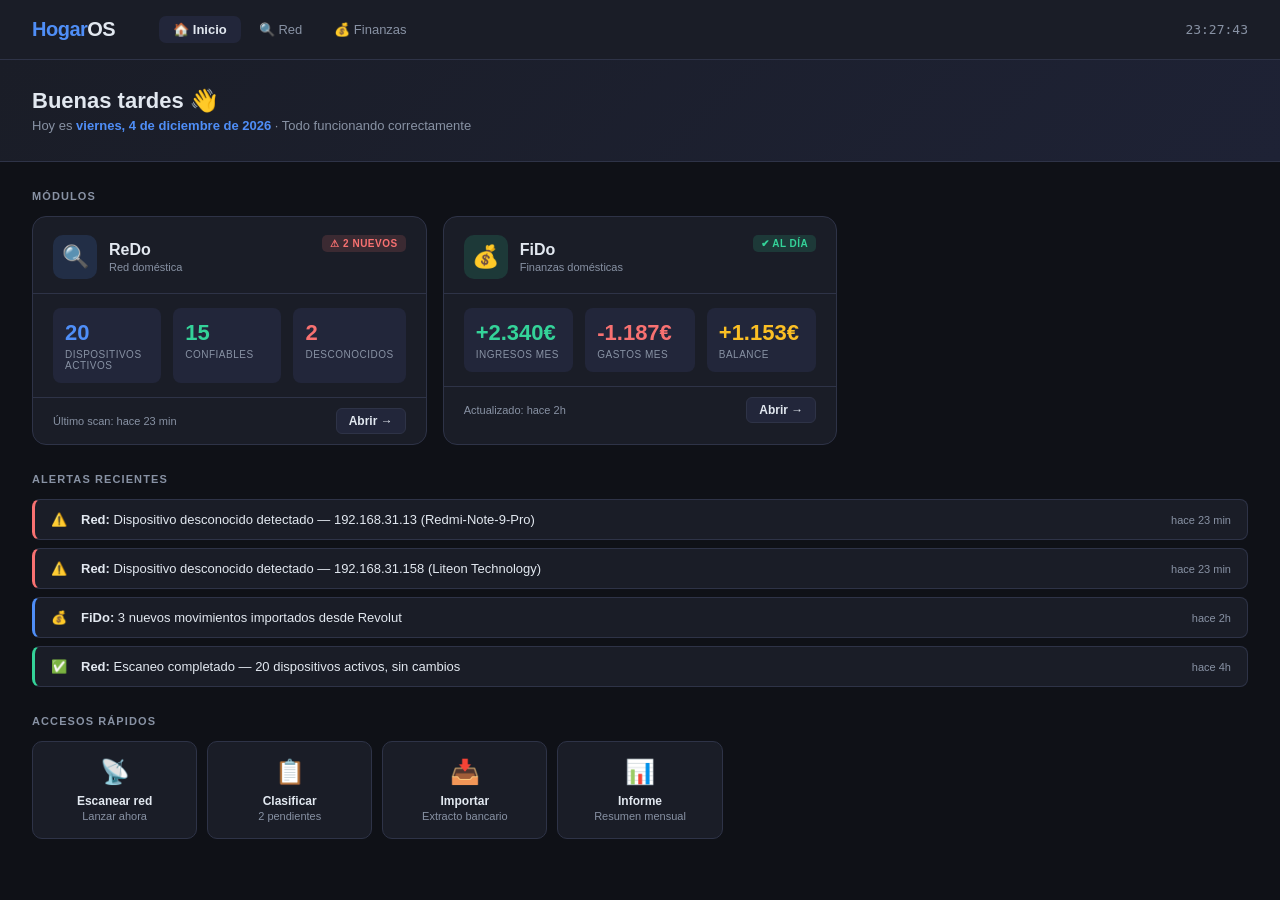
<file: index.html>
<!DOCTYPE html>
<html lang="es">
<head>
<meta charset="UTF-8">
<meta name="viewport" content="width=device-width, initial-scale=1.0">
<title>HogarOS — Portal</title>
<style>
  :root {
    --fondo: #0f1117;
    --superficie: #1a1d27;
    --superficie2: #22263a;
    --borde: #2e3347;
    --texto: #e2e8f0;
    --textotenue: #8892a4;
    --azul: #4f8ef7;
    --verde: #34d399;
    --amarillo: #fbbf24;
    --rojo: #f87171;
    --morado: #a78bfa;
    --naranja: #fb923c;
  }
  * { box-sizing: border-box; margin: 0; padding: 0; }
  body { background: var(--fondo); color: var(--texto); font-family: -apple-system, BlinkMacSystemFont, 'Segoe UI', sans-serif; font-size: 14px; min-height: 100vh; }


  /* Cabecera */
  header {
    background: var(--superficie);
    border-bottom: 1px solid var(--borde);
    padding: 0 32px;
    height: 60px;
    display: flex;
    align-items: center;
    gap: 20px;
  }
  .logo { font-size: 20px; font-weight: 800; color: var(--azul); letter-spacing: -0.5px; }
  .logo span { color: var(--texto); }
  .nav { display: flex; gap: 4px; margin-left: 24px; }
  .nav-item {
    padding: 6px 14px;
    border-radius: 7px;
    font-size: 13px;
    cursor: pointer;
    color: var(--textotenue);
    transition: all .15s;
  }
  .nav-item:hover { background: var(--superficie2); color: var(--texto); }
  .nav-item.activo { background: var(--superficie2); color: var(--texto); font-weight: 600; }
  .espaciador { flex: 1; }
  .hora { font-size: 13px; color: var(--textotenue); font-family: monospace; }

  /* Bienvenida */
  .bienvenida {
    background: linear-gradient(135deg, #1a1d27 0%, #1e2235 100%);
    border-bottom: 1px solid var(--borde);
    padding: 28px 32px;
  }
  .bienvenida h1 { font-size: 22px; font-weight: 700; margin-bottom: 4px; }
  .bienvenida p { color: var(--textotenue); font-size: 13px; }
  .fecha { color: var(--azul); font-weight: 600; }

  /* Main */
  main { padding: 28px 32px; max-width: 1300px; }

  /* Sección */
  .titulo-seccion {
    font-size: 11px;
    font-weight: 700;
    color: var(--textotenue);
    text-transform: uppercase;
    letter-spacing: .1em;
    margin-bottom: 14px;
    margin-top: 28px;
  }
  .titulo-seccion:first-child { margin-top: 0; }

  /* Módulos principales */
  .cuadricula-modulos { display: grid; grid-template-columns: repeat(auto-fill, minmax(340px, 1fr)); gap: 16px; }

  .modulo {
    background: var(--superficie);
    border: 1px solid var(--borde);
    border-radius: 14px;
    overflow: hidden;
    cursor: pointer;
    transition: transform .15s, border-color .15s, box-shadow .15s;
  }
  .modulo:hover { transform: translateY(-2px); box-shadow: 0 8px 24px rgba(0,0,0,.3); }
  .modulo.red:hover { border-color: var(--azul); }
  .modulo.finanzas:hover { border-color: var(--verde); }

  .modulo-cabecera {
    padding: 18px 20px 14px;
    display: flex;
    align-items: flex-start;
    justify-content: space-between;
    border-bottom: 1px solid var(--borde);
  }
  .modulo-icono-nombre { display: flex; align-items: center; gap: 12px; }
  .modulo-icono {
    width: 44px; height: 44px;
    border-radius: 10px;
    display: flex; align-items: center; justify-content: center;
    font-size: 22px;
  }
  .icono-red { background: rgba(79,142,247,.15); }
  .icono-finanzas { background: rgba(52,211,153,.15); }

  .modulo-titulo { font-size: 16px; font-weight: 700; }
  .modulo-subtitulo { font-size: 11px; color: var(--textotenue); margin-top: 2px; }
  .estado-badge {
    font-size: 10px; font-weight: 700;
    padding: 3px 8px; border-radius: 5px;
    text-transform: uppercase; letter-spacing: .05em;
  }
  .badge-activo { background: rgba(52,211,153,.15); color: var(--verde); }
  .badge-alerta { background: rgba(248,113,113,.15); color: var(--rojo); }

  /* Widgets del módulo */
  .modulo-widgets { padding: 14px 20px; display: flex; gap: 12px; }
  .widget { flex: 1; background: var(--superficie2); border-radius: 8px; padding: 12px; }
  .widget-valor { font-size: 22px; font-weight: 700; }
  .widget-etiqueta { font-size: 10px; color: var(--textotenue); margin-top: 3px; text-transform: uppercase; letter-spacing: .05em; }

  .modulo-footer {
    padding: 10px 20px;
    border-top: 1px solid var(--borde);
    display: flex;
    align-items: center;
    justify-content: space-between;
    font-size: 11px;
    color: var(--textotenue);
  }
  .btn-abrir {
    background: var(--superficie2);
    border: 1px solid var(--borde);
    color: var(--texto);
    border-radius: 6px;
    padding: 5px 12px;
    font-size: 12px;
    font-weight: 600;
    cursor: pointer;
    transition: background .15s;
  }
  .btn-abrir:hover { background: var(--borde); }

  /* Alertas recientes */
  .lista-alertas { display: flex; flex-direction: column; gap: 8px; }
  .alerta-item {
    background: var(--superficie);
    border: 1px solid var(--borde);
    border-radius: 8px;
    padding: 12px 16px;
    display: flex;
    align-items: center;
    gap: 14px;
    font-size: 13px;
  }
  .alerta-item.critica { border-left: 3px solid var(--rojo); }
  .alerta-item.info { border-left: 3px solid var(--azul); }
  .alerta-item.ok { border-left: 3px solid var(--verde); }
  .alerta-texto { flex: 1; }
  .alerta-tiempo { font-size: 11px; color: var(--textotenue); white-space: nowrap; }

  /* Accesos rápidos */
  .cuadricula-accesos { display: grid; grid-template-columns: repeat(auto-fill, minmax(160px, 1fr)); gap: 10px; }
  .acceso {
    background: var(--superficie);
    border: 1px solid var(--borde);
    border-radius: 10px;
    padding: 16px;
    cursor: pointer;
    transition: background .15s, border-color .15s;
    text-align: center;
  }
  .acceso:hover { background: var(--superficie2); border-color: var(--azul); }
  .acceso-icono { font-size: 24px; margin-bottom: 8px; }
  .acceso-nombre { font-size: 12px; font-weight: 600; }
  .acceso-desc { font-size: 11px; color: var(--textotenue); margin-top: 2px; }
</style>
</head>
<body>

<header>
  <div class="logo">Hogar<span>OS</span></div>
  <nav class="nav">
    <div class="nav-item activo">🏠 Inicio</div>
    <div class="nav-item">🔍 Red</div>
    <div class="nav-item">💰 Finanzas</div>
  </nav>
  <div class="espaciador"></div>
  <div class="hora" id="reloj">—</div>
</header>

<div class="bienvenida">
  <h1>Buenas tardes 👋</h1>
  <p>Hoy es <span class="fecha" id="fecha-hoy">—</span> · Todo funcionando correctamente</p>
</div>

<main>
  <div class="titulo-seccion">Módulos</div>
  <div class="cuadricula-modulos">

    <!-- ReDo -->
    <div class="modulo red">
      <div class="modulo-cabecera">
        <div class="modulo-icono-nombre">
          <div class="modulo-icono icono-red">🔍</div>
          <div>
            <div class="modulo-titulo">ReDo</div>
            <div class="modulo-subtitulo">Red doméstica</div>
          </div>
        </div>
        <span class="estado-badge badge-alerta">⚠ 2 nuevos</span>
      </div>
      <div class="modulo-widgets">
        <div class="widget">
          <div class="widget-valor" style="color:var(--azul)">20</div>
          <div class="widget-etiqueta">Dispositivos activos</div>
        </div>
        <div class="widget">
          <div class="widget-valor" style="color:var(--verde)">15</div>
          <div class="widget-etiqueta">Confiables</div>
        </div>
        <div class="widget">
          <div class="widget-valor" style="color:var(--rojo)">2</div>
          <div class="widget-etiqueta">Desconocidos</div>
        </div>
      </div>
      <div class="modulo-footer">
        <span>Último scan: hace 23 min</span>
        <button class="btn-abrir">Abrir →</button>
      </div>
    </div>

    <!-- FiDo -->
    <div class="modulo finanzas">
      <div class="modulo-cabecera">
        <div class="modulo-icono-nombre">
          <div class="modulo-icono icono-finanzas">💰</div>
          <div>
            <div class="modulo-titulo">FiDo</div>
            <div class="modulo-subtitulo">Finanzas domésticas</div>
          </div>
        </div>
        <span class="estado-badge badge-activo">✔ Al día</span>
      </div>
      <div class="modulo-widgets">
        <div class="widget">
          <div class="widget-valor" style="color:var(--verde)">+2.340€</div>
          <div class="widget-etiqueta">Ingresos mes</div>
        </div>
        <div class="widget">
          <div class="widget-valor" style="color:var(--rojo)">-1.187€</div>
          <div class="widget-etiqueta">Gastos mes</div>
        </div>
        <div class="widget">
          <div class="widget-valor" style="color:var(--amarillo)">+1.153€</div>
          <div class="widget-etiqueta">Balance</div>
        </div>
      </div>
      <div class="modulo-footer">
        <span>Actualizado: hace 2h</span>
        <button class="btn-abrir">Abrir →</button>
      </div>
    </div>

  </div>

  <div class="titulo-seccion">Alertas recientes</div>
  <div class="lista-alertas">
    <div class="alerta-item critica">
      <span>⚠️</span>
      <div class="alerta-texto"><strong>Red:</strong> Dispositivo desconocido detectado — 192.168.31.13 (Redmi-Note-9-Pro)</div>
      <span class="alerta-tiempo">hace 23 min</span>
    </div>
    <div class="alerta-item critica">
      <span>⚠️</span>
      <div class="alerta-texto"><strong>Red:</strong> Dispositivo desconocido detectado — 192.168.31.158 (Liteon Technology)</div>
      <span class="alerta-tiempo">hace 23 min</span>
    </div>
    <div class="alerta-item info">
      <span>💰</span>
      <div class="alerta-texto"><strong>FiDo:</strong> 3 nuevos movimientos importados desde Revolut</div>
      <span class="alerta-tiempo">hace 2h</span>
    </div>
    <div class="alerta-item ok">
      <span>✅</span>
      <div class="alerta-texto"><strong>Red:</strong> Escaneo completado — 20 dispositivos activos, sin cambios</div>
      <span class="alerta-tiempo">hace 4h</span>
    </div>
  </div>

  <div class="titulo-seccion">Accesos rápidos</div>
  <div class="cuadricula-accesos">
    <div class="acceso">
      <div class="acceso-icono">📡</div>
      <div class="acceso-nombre">Escanear red</div>
      <div class="acceso-desc">Lanzar ahora</div>
    </div>
    <div class="acceso">
      <div class="acceso-icono">📋</div>
      <div class="acceso-nombre">Clasificar</div>
      <div class="acceso-desc">2 pendientes</div>
    </div>
    <div class="acceso">
      <div class="acceso-icono">📥</div>
      <div class="acceso-nombre">Importar</div>
      <div class="acceso-desc">Extracto bancario</div>
    </div>
    <div class="acceso">
      <div class="acceso-icono">📊</div>
      <div class="acceso-nombre">Informe</div>
      <div class="acceso-desc">Resumen mensual</div>
    </div>
  </div>
</main>

<script>
  function actualizarReloj() {
    const ahora = new Date();
    document.getElementById('reloj').textContent = ahora.toLocaleTimeString('es-ES');
    document.getElementById('fecha-hoy').textContent = ahora.toLocaleDateString('es-ES', { weekday: 'long', day: 'numeric', month: 'long', year: 'numeric' });
  }
  actualizarReloj();
  setInterval(actualizarReloj, 1000);
</script>
</body>
</html>
</file>
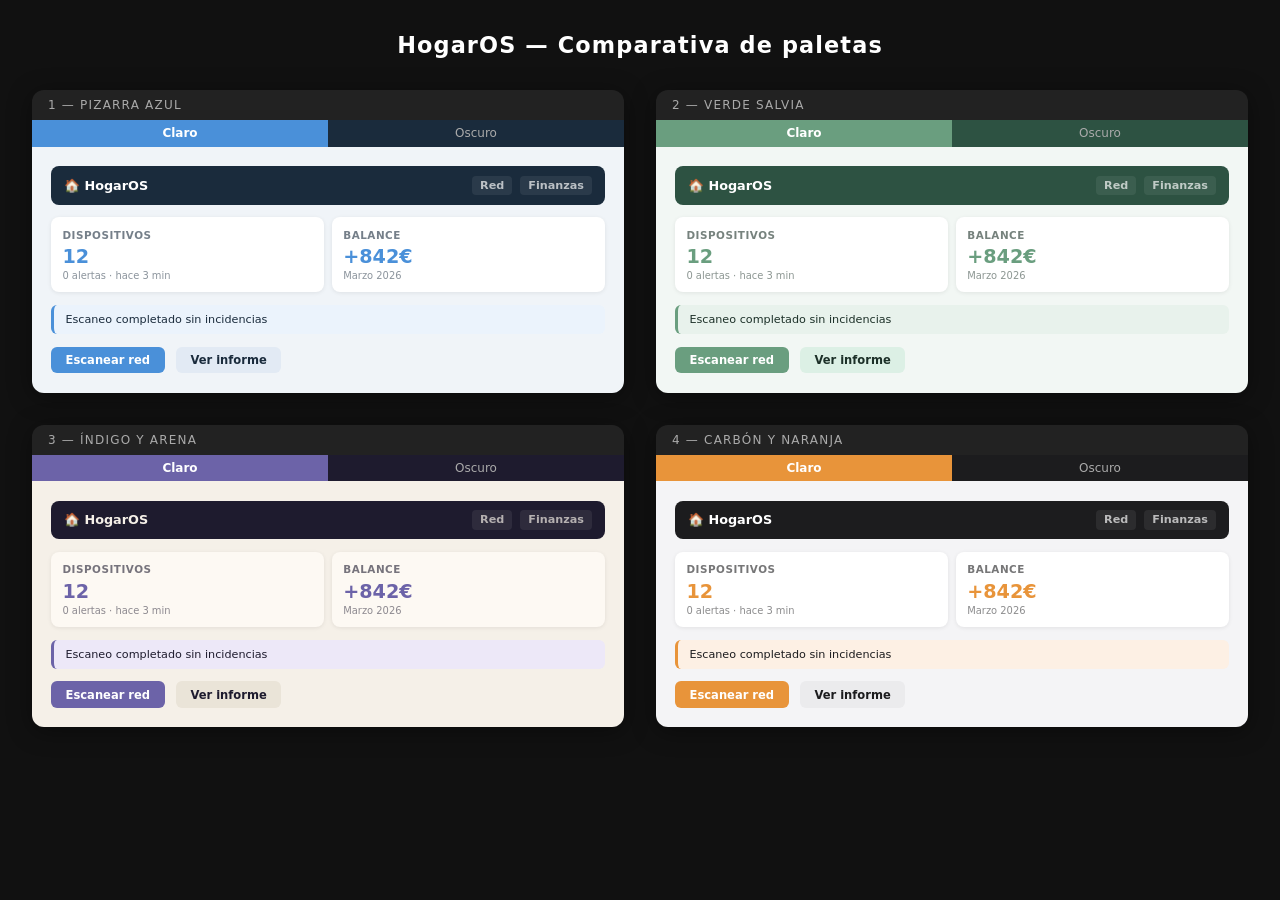
<file: demo-paletas.html>
<!DOCTYPE html>
<html lang="es">
<head>
  <meta charset="UTF-8">
  <meta name="viewport" content="width=device-width, initial-scale=1.0">
  <title>HogarOS — Demo de paletas</title>
  <style>
    * { margin: 0; padding: 0; box-sizing: border-box; }
    body { font-family: system-ui, -apple-system, sans-serif; background: #111; padding: 2rem; }

    h1 { color: #fff; text-align: center; margin-bottom: 2rem; font-size: 1.4rem; letter-spacing: 0.05em; }

    .paletas { display: grid; grid-template-columns: 1fr 1fr; gap: 2rem; }

    .paleta { border-radius: 12px; overflow: hidden; box-shadow: 0 4px 24px rgba(0,0,0,0.4); }
    .paleta-nombre { background: #222; color: #aaa; font-size: 0.75rem; text-transform: uppercase; letter-spacing: 0.1em; padding: 0.5rem 1rem; }

    .modo-tabs { display: flex; }
    .modo-tab {
      flex: 1; padding: 0.4rem; font-size: 0.75rem; text-align: center;
      cursor: pointer; border: none; font-family: inherit;
    }
    .modo-tab.activo { font-weight: 600; }

    .demo {
      padding: 1.2rem;
      display: none;
    }
    .demo.visible { display: block; }

    .demo-header {
      display: flex; align-items: center; justify-content: space-between;
      padding: 0.6rem 0.8rem; border-radius: 8px; margin-bottom: 0.8rem;
      font-size: 0.8rem; font-weight: 600;
    }
    .demo-header-nav { display: flex; gap: 0.5rem; }
    .demo-header-nav span {
      font-size: 0.7rem; padding: 0.2rem 0.5rem; border-radius: 4px; cursor: pointer; opacity: 0.7;
    }

    .demo-cards { display: grid; grid-template-columns: 1fr 1fr; gap: 0.5rem; margin-bottom: 0.8rem; }
    .demo-card {
      padding: 0.7rem; border-radius: 8px;
      font-size: 0.7rem;
    }
    .demo-card-titulo { font-weight: 600; margin-bottom: 0.3rem; font-size: 0.65rem; text-transform: uppercase; letter-spacing: 0.05em; opacity: 0.6; }
    .demo-card-valor { font-size: 1.2rem; font-weight: 700; }
    .demo-card-sub { font-size: 0.62rem; opacity: 0.5; margin-top: 0.1rem; }

    .demo-alerta {
      padding: 0.5rem 0.7rem; border-radius: 6px; font-size: 0.7rem;
      margin-bottom: 0.4rem; border-left: 3px solid;
    }

    .demo-boton {
      display: inline-block; padding: 0.4rem 0.9rem; border-radius: 6px;
      font-size: 0.72rem; font-weight: 600; cursor: pointer; border: none;
      font-family: inherit; margin-right: 0.4rem;
    }

    /* ========== PALETA 1: Pizarra Azul ========== */
    /* CLARO */
    .p1-claro .demo { background: #F0F4F8; color: #1A2B3C; }
    .p1-claro .demo-header { background: #1A2B3C; color: #fff; }
    .p1-claro .demo-header-nav span { background: rgba(255,255,255,0.1); color: #fff; }
    .p1-claro .demo-card { background: #fff; color: #1A2B3C; box-shadow: 0 1px 4px rgba(0,0,0,0.08); }
    .p1-claro .acento { color: #4A90D9; }
    .p1-claro .demo-alerta { background: #EBF3FC; border-color: #4A90D9; color: #1A2B3C; }
    .p1-claro .demo-boton-primario { background: #4A90D9; color: #fff; }
    .p1-claro .demo-boton-secundario { background: #E2EAF4; color: #1A2B3C; }
    /* OSCURO */
    .p1-oscuro .demo { background: #0D1B2A; color: #C8D8E8; }
    .p1-oscuro .demo-header { background: #162436; color: #C8D8E8; }
    .p1-oscuro .demo-header-nav span { background: rgba(255,255,255,0.08); color: #C8D8E8; }
    .p1-oscuro .demo-card { background: #162436; color: #C8D8E8; }
    .p1-oscuro .acento { color: #5BA3E8; }
    .p1-oscuro .demo-alerta { background: #162F45; border-color: #5BA3E8; color: #C8D8E8; }
    .p1-oscuro .demo-boton-primario { background: #5BA3E8; color: #0D1B2A; }
    .p1-oscuro .demo-boton-secundario { background: #1E3248; color: #C8D8E8; }
    .p1-claro .tab-cl { background: #4A90D9; color: #fff; }
    .p1-claro .tab-os { background: #1A2B3C; color: #aaa; }
    .p1-oscuro .tab-cl { background: #162436; color: #aaa; }
    .p1-oscuro .tab-os { background: #4A90D9; color: #fff; }

    /* ========== PALETA 2: Verde Salvia ========== */
    .p2-claro .demo { background: #F2F7F4; color: #1C3028; }
    .p2-claro .demo-header { background: #2D5242; color: #fff; }
    .p2-claro .demo-header-nav span { background: rgba(255,255,255,0.1); color: #fff; }
    .p2-claro .demo-card { background: #fff; color: #1C3028; box-shadow: 0 1px 4px rgba(0,0,0,0.08); }
    .p2-claro .acento { color: #6A9E7F; }
    .p2-claro .demo-alerta { background: #E8F2EC; border-color: #6A9E7F; color: #1C3028; }
    .p2-claro .demo-boton-primario { background: #6A9E7F; color: #fff; }
    .p2-claro .demo-boton-secundario { background: #DCF0E5; color: #1C3028; }
    .p2-oscuro .demo { background: #0E1F18; color: #B8D4C4; }
    .p2-oscuro .demo-header { background: #162B21; color: #B8D4C4; }
    .p2-oscuro .demo-header-nav span { background: rgba(255,255,255,0.08); color: #B8D4C4; }
    .p2-oscuro .demo-card { background: #162B21; color: #B8D4C4; }
    .p2-oscuro .acento { color: #7DBD96; }
    .p2-oscuro .demo-alerta { background: #1A3628; border-color: #7DBD96; color: #B8D4C4; }
    .p2-oscuro .demo-boton-primario { background: #7DBD96; color: #0E1F18; }
    .p2-oscuro .demo-boton-secundario { background: #1E3D2C; color: #B8D4C4; }
    .p2-claro .tab-cl { background: #6A9E7F; color: #fff; }
    .p2-claro .tab-os { background: #2D5242; color: #aaa; }
    .p2-oscuro .tab-cl { background: #162B21; color: #aaa; }
    .p2-oscuro .tab-os { background: #6A9E7F; color: #fff; }

    /* ========== PALETA 3: Índigo y Arena ========== */
    .p3-claro .demo { background: #F5F0E8; color: #1E1B2E; }
    .p3-claro .demo-header { background: #1E1B2E; color: #F5F0E8; }
    .p3-claro .demo-header-nav span { background: rgba(255,255,255,0.1); color: #F5F0E8; }
    .p3-claro .demo-card { background: #FDF9F3; color: #1E1B2E; box-shadow: 0 1px 4px rgba(0,0,0,0.08); }
    .p3-claro .acento { color: #6C63A8; }
    .p3-claro .demo-alerta { background: #EDE8F8; border-color: #6C63A8; color: #1E1B2E; }
    .p3-claro .demo-boton-primario { background: #6C63A8; color: #fff; }
    .p3-claro .demo-boton-secundario { background: #EAE4D8; color: #1E1B2E; }
    .p3-oscuro .demo { background: #13111E; color: #D4CEEE; }
    .p3-oscuro .demo-header { background: #1E1B2E; color: #D4CEEE; }
    .p3-oscuro .demo-header-nav span { background: rgba(255,255,255,0.08); color: #D4CEEE; }
    .p3-oscuro .demo-card { background: #1E1B2E; color: #D4CEEE; }
    .p3-oscuro .acento { color: #8B82C4; }
    .p3-oscuro .demo-alerta { background: #26223A; border-color: #8B82C4; color: #D4CEEE; }
    .p3-oscuro .demo-boton-primario { background: #8B82C4; color: #13111E; }
    .p3-oscuro .demo-boton-secundario { background: #2A2640; color: #D4CEEE; }
    .p3-claro .tab-cl { background: #6C63A8; color: #fff; }
    .p3-claro .tab-os { background: #1E1B2E; color: #aaa; }
    .p3-oscuro .tab-cl { background: #1E1B2E; color: #aaa; }
    .p3-oscuro .tab-os { background: #6C63A8; color: #fff; }

    /* ========== PALETA 4: Carbón y Naranja ========== */
    .p4-claro .demo { background: #F4F4F6; color: #1C1C1E; }
    .p4-claro .demo-header { background: #1C1C1E; color: #fff; }
    .p4-claro .demo-header-nav span { background: rgba(255,255,255,0.1); color: #fff; }
    .p4-claro .demo-card { background: #fff; color: #1C1C1E; box-shadow: 0 1px 4px rgba(0,0,0,0.08); }
    .p4-claro .acento { color: #E8943A; }
    .p4-claro .demo-alerta { background: #FDF0E4; border-color: #E8943A; color: #1C1C1E; }
    .p4-claro .demo-boton-primario { background: #E8943A; color: #fff; }
    .p4-claro .demo-boton-secundario { background: #EBEBED; color: #1C1C1E; }
    .p4-oscuro .demo { background: #111113; color: #D4D4D8; }
    .p4-oscuro .demo-header { background: #1C1C1E; color: #D4D4D8; }
    .p4-oscuro .demo-header-nav span { background: rgba(255,255,255,0.08); color: #D4D4D8; }
    .p4-oscuro .demo-card { background: #1C1C1E; color: #D4D4D8; }
    .p4-oscuro .acento { color: #F0A855; }
    .p4-oscuro .demo-alerta { background: #2A2018; border-color: #F0A855; color: #D4D4D8; }
    .p4-oscuro .demo-boton-primario { background: #F0A855; color: #111113; }
    .p4-oscuro .demo-boton-secundario { background: #2A2A2E; color: #D4D4D8; }
    .p4-claro .tab-cl { background: #E8943A; color: #fff; }
    .p4-claro .tab-os { background: #1C1C1E; color: #aaa; }
    .p4-oscuro .tab-cl { background: #1C1C1E; color: #aaa; }
    .p4-oscuro .tab-os { background: #E8943A; color: #fff; }
  </style>
</head>
<body>

  <h1>HogarOS — Comparativa de paletas</h1>

  <div class="paletas">

    <!-- PALETA 1 -->
    <div class="paleta p1-claro" id="p1">
      <div class="paleta-nombre">1 — Pizarra Azul</div>
      <div class="modo-tabs">
        <button class="modo-tab tab-cl activo" onclick="cambiarModo('p1','claro')">Claro</button>
        <button class="modo-tab tab-os" onclick="cambiarModo('p1','oscuro')">Oscuro</button>
      </div>
      <div class="demo visible">
        <div class="demo-header">
          <span>🏠 HogarOS</span>
          <div class="demo-header-nav">
            <span>Red</span><span>Finanzas</span>
          </div>
        </div>
        <div class="demo-cards">
          <div class="demo-card">
            <div class="demo-card-titulo">Dispositivos</div>
            <div class="demo-card-valor acento">12</div>
            <div class="demo-card-sub">0 alertas · hace 3 min</div>
          </div>
          <div class="demo-card">
            <div class="demo-card-titulo">Balance</div>
            <div class="demo-card-valor acento">+842€</div>
            <div class="demo-card-sub">Marzo 2026</div>
          </div>
        </div>
        <div class="demo-alerta">Escaneo completado sin incidencias</div>
        <div style="margin-top:0.8rem">
          <button class="demo-boton demo-boton-primario">Escanear red</button>
          <button class="demo-boton demo-boton-secundario">Ver informe</button>
        </div>
      </div>
    </div>

    <!-- PALETA 2 -->
    <div class="paleta p2-claro" id="p2">
      <div class="paleta-nombre">2 — Verde Salvia</div>
      <div class="modo-tabs">
        <button class="modo-tab tab-cl activo" onclick="cambiarModo('p2','claro')">Claro</button>
        <button class="modo-tab tab-os" onclick="cambiarModo('p2','oscuro')">Oscuro</button>
      </div>
      <div class="demo visible">
        <div class="demo-header">
          <span>🏠 HogarOS</span>
          <div class="demo-header-nav">
            <span>Red</span><span>Finanzas</span>
          </div>
        </div>
        <div class="demo-cards">
          <div class="demo-card">
            <div class="demo-card-titulo">Dispositivos</div>
            <div class="demo-card-valor acento">12</div>
            <div class="demo-card-sub">0 alertas · hace 3 min</div>
          </div>
          <div class="demo-card">
            <div class="demo-card-titulo">Balance</div>
            <div class="demo-card-valor acento">+842€</div>
            <div class="demo-card-sub">Marzo 2026</div>
          </div>
        </div>
        <div class="demo-alerta">Escaneo completado sin incidencias</div>
        <div style="margin-top:0.8rem">
          <button class="demo-boton demo-boton-primario">Escanear red</button>
          <button class="demo-boton demo-boton-secundario">Ver informe</button>
        </div>
      </div>
    </div>

    <!-- PALETA 3 -->
    <div class="paleta p3-claro" id="p3">
      <div class="paleta-nombre">3 — Índigo y Arena</div>
      <div class="modo-tabs">
        <button class="modo-tab tab-cl activo" onclick="cambiarModo('p3','claro')">Claro</button>
        <button class="modo-tab tab-os" onclick="cambiarModo('p3','oscuro')">Oscuro</button>
      </div>
      <div class="demo visible">
        <div class="demo-header">
          <span>🏠 HogarOS</span>
          <div class="demo-header-nav">
            <span>Red</span><span>Finanzas</span>
          </div>
        </div>
        <div class="demo-cards">
          <div class="demo-card">
            <div class="demo-card-titulo">Dispositivos</div>
            <div class="demo-card-valor acento">12</div>
            <div class="demo-card-sub">0 alertas · hace 3 min</div>
          </div>
          <div class="demo-card">
            <div class="demo-card-titulo">Balance</div>
            <div class="demo-card-valor acento">+842€</div>
            <div class="demo-card-sub">Marzo 2026</div>
          </div>
        </div>
        <div class="demo-alerta">Escaneo completado sin incidencias</div>
        <div style="margin-top:0.8rem">
          <button class="demo-boton demo-boton-primario">Escanear red</button>
          <button class="demo-boton demo-boton-secundario">Ver informe</button>
        </div>
      </div>
    </div>

    <!-- PALETA 4 -->
    <div class="paleta p4-claro" id="p4">
      <div class="paleta-nombre">4 — Carbón y Naranja</div>
      <div class="modo-tabs">
        <button class="modo-tab tab-cl activo" onclick="cambiarModo('p4','claro')">Claro</button>
        <button class="modo-tab tab-os" onclick="cambiarModo('p4','oscuro')">Oscuro</button>
      </div>
      <div class="demo visible">
        <div class="demo-header">
          <span>🏠 HogarOS</span>
          <div class="demo-header-nav">
            <span>Red</span><span>Finanzas</span>
          </div>
        </div>
        <div class="demo-cards">
          <div class="demo-card">
            <div class="demo-card-titulo">Dispositivos</div>
            <div class="demo-card-valor acento">12</div>
            <div class="demo-card-sub">0 alertas · hace 3 min</div>
          </div>
          <div class="demo-card">
            <div class="demo-card-titulo">Balance</div>
            <div class="demo-card-valor acento">+842€</div>
            <div class="demo-card-sub">Marzo 2026</div>
          </div>
        </div>
        <div class="demo-alerta">Escaneo completado sin incidencias</div>
        <div style="margin-top:0.8rem">
          <button class="demo-boton demo-boton-primario">Escanear red</button>
          <button class="demo-boton demo-boton-secundario">Ver informe</button>
        </div>
      </div>
    </div>

  </div>

  <script>
    function cambiarModo(paleta, modo) {
      const el = document.getElementById(paleta);
      el.className = el.className.replace(/p\d-(claro|oscuro)/, `${paleta}-${modo}`);
      el.querySelectorAll('.modo-tab').forEach(t => t.classList.remove('activo'));
      el.querySelector(modo === 'claro' ? '.tab-cl' : '.tab-os').classList.add('activo');
    }
  </script>

</body>
</html>
</file>
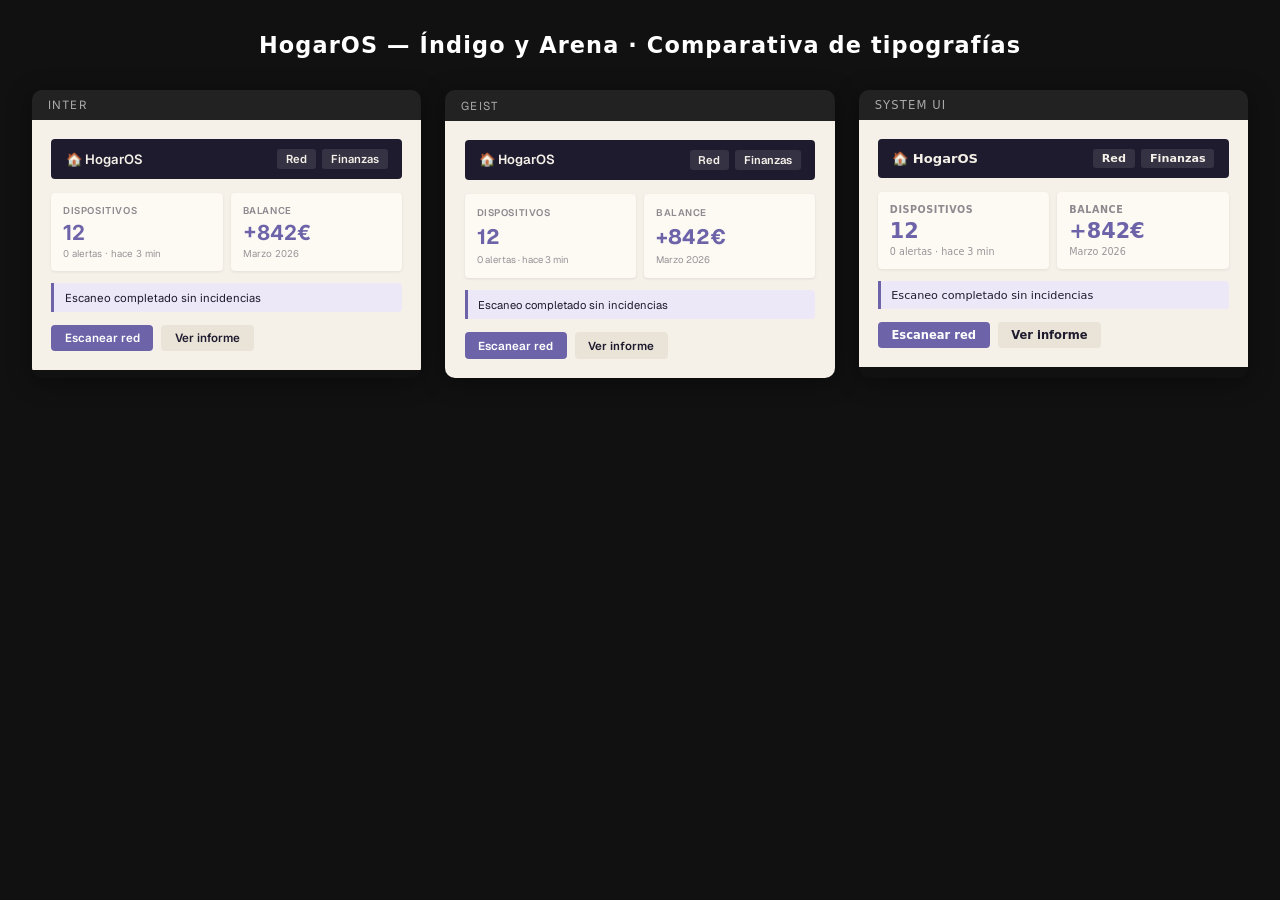
<file: demo-tipografias.html>
<!DOCTYPE html>
<html lang="es">
<head>
  <meta charset="UTF-8">
  <meta name="viewport" content="width=device-width, initial-scale=1.0">
  <title>HogarOS — Demo de tipografías</title>
  <link rel="preconnect" href="https://fonts.googleapis.com">
  <link href="https://fonts.googleapis.com/css2?family=Inter:wght@400;500;600;700&family=Geist:wght@400;500;600;700&display=swap" rel="stylesheet">
  <style>
    * { margin: 0; padding: 0; box-sizing: border-box; }
    body { background: #111; padding: 2rem; }
    h1 { color: #fff; text-align: center; margin-bottom: 2rem; font-size: 1.4rem; font-family: system-ui; letter-spacing: 0.05em; }

    .demos { display: grid; grid-template-columns: 1fr 1fr 1fr; gap: 1.5rem; }

    .demo-wrap { border-radius: 10px; overflow: hidden; box-shadow: 0 4px 24px rgba(0,0,0,0.4); }
    .demo-label { background: #222; color: #aaa; font-size: 0.72rem; text-transform: uppercase; letter-spacing: 0.1em; padding: 0.5rem 1rem; font-family: system-ui; }

    /* Índigo y Arena — variables compartidas */
    .demo {
      background: #F5F0E8;
      color: #1E1B2E;
      padding: 1.2rem;
    }

    /* Bordes poco redondeados */
    .demo-header {
      display: flex; align-items: center; justify-content: space-between;
      background: #1E1B2E; color: #F5F0E8;
      padding: 0.6rem 0.9rem; border-radius: 4px;
      margin-bottom: 0.9rem; font-size: 0.82rem; font-weight: 600;
    }
    .demo-header-nav { display: flex; gap: 0.4rem; }
    .demo-header-nav span {
      font-size: 0.7rem; padding: 0.2rem 0.55rem;
      border-radius: 3px; background: rgba(255,255,255,0.1); color: #F5F0E8;
      cursor: pointer;
    }

    .demo-cards { display: grid; grid-template-columns: 1fr 1fr; gap: 0.5rem; margin-bottom: 0.8rem; }
    .demo-card {
      background: #FDF9F3; padding: 0.75rem;
      border-radius: 4px;
      box-shadow: 0 1px 3px rgba(0,0,0,0.08);
    }
    .demo-card-titulo {
      font-size: 0.6rem; text-transform: uppercase; letter-spacing: 0.06em;
      opacity: 0.5; margin-bottom: 0.25rem; font-weight: 600;
    }
    .demo-card-valor { font-size: 1.3rem; font-weight: 700; color: #6C63A8; }
    .demo-card-sub { font-size: 0.6rem; opacity: 0.45; margin-top: 0.15rem; }

    .demo-alerta {
      background: #EDE8F8; border-left: 3px solid #6C63A8;
      padding: 0.45rem 0.65rem; border-radius: 0 4px 4px 0;
      font-size: 0.7rem; color: #1E1B2E; margin-bottom: 0.8rem;
    }

    .demo-botones { display: flex; gap: 0.5rem; }
    .demo-boton {
      padding: 0.4rem 0.85rem; border-radius: 4px;
      font-size: 0.72rem; font-weight: 600; cursor: pointer;
      border: none; font-family: inherit;
    }
    .demo-boton-primario { background: #6C63A8; color: #fff; }
    .demo-boton-secundario { background: #EAE4D8; color: #1E1B2E; }

    /* Tipografías */
    .t-inter * { font-family: 'Inter', sans-serif; }
    .t-geist * { font-family: 'Geist', sans-serif; }
    .t-system * { font-family: system-ui, -apple-system, BlinkMacSystemFont, 'Segoe UI', sans-serif; }
  </style>
</head>
<body>

  <h1>HogarOS — Índigo y Arena · Comparativa de tipografías</h1>

  <div class="demos">

    <!-- INTER -->
    <div class="demo-wrap t-inter">
      <div class="demo-label">Inter</div>
      <div class="demo">
        <div class="demo-header">
          <span>🏠 HogarOS</span>
          <div class="demo-header-nav"><span>Red</span><span>Finanzas</span></div>
        </div>
        <div class="demo-cards">
          <div class="demo-card">
            <div class="demo-card-titulo">Dispositivos</div>
            <div class="demo-card-valor">12</div>
            <div class="demo-card-sub">0 alertas · hace 3 min</div>
          </div>
          <div class="demo-card">
            <div class="demo-card-titulo">Balance</div>
            <div class="demo-card-valor">+842€</div>
            <div class="demo-card-sub">Marzo 2026</div>
          </div>
        </div>
        <div class="demo-alerta">Escaneo completado sin incidencias</div>
        <div class="demo-botones">
          <button class="demo-boton demo-boton-primario">Escanear red</button>
          <button class="demo-boton demo-boton-secundario">Ver informe</button>
        </div>
      </div>
    </div>

    <!-- GEIST -->
    <div class="demo-wrap t-geist">
      <div class="demo-label">Geist</div>
      <div class="demo">
        <div class="demo-header">
          <span>🏠 HogarOS</span>
          <div class="demo-header-nav"><span>Red</span><span>Finanzas</span></div>
        </div>
        <div class="demo-cards">
          <div class="demo-card">
            <div class="demo-card-titulo">Dispositivos</div>
            <div class="demo-card-valor">12</div>
            <div class="demo-card-sub">0 alertas · hace 3 min</div>
          </div>
          <div class="demo-card">
            <div class="demo-card-titulo">Balance</div>
            <div class="demo-card-valor">+842€</div>
            <div class="demo-card-sub">Marzo 2026</div>
          </div>
        </div>
        <div class="demo-alerta">Escaneo completado sin incidencias</div>
        <div class="demo-botones">
          <button class="demo-boton demo-boton-primario">Escanear red</button>
          <button class="demo-boton demo-boton-secundario">Ver informe</button>
        </div>
      </div>
    </div>

    <!-- SYSTEM UI -->
    <div class="demo-wrap t-system">
      <div class="demo-label">System UI</div>
      <div class="demo">
        <div class="demo-header">
          <span>🏠 HogarOS</span>
          <div class="demo-header-nav"><span>Red</span><span>Finanzas</span></div>
        </div>
        <div class="demo-cards">
          <div class="demo-card">
            <div class="demo-card-titulo">Dispositivos</div>
            <div class="demo-card-valor">12</div>
            <div class="demo-card-sub">0 alertas · hace 3 min</div>
          </div>
          <div class="demo-card">
            <div class="demo-card-titulo">Balance</div>
            <div class="demo-card-valor">+842€</div>
            <div class="demo-card-sub">Marzo 2026</div>
          </div>
        </div>
        <div class="demo-alerta">Escaneo completado sin incidencias</div>
        <div class="demo-botones">
          <button class="demo-boton demo-boton-primario">Escanear red</button>
          <button class="demo-boton demo-boton-secundario">Ver informe</button>
        </div>
      </div>
    </div>

  </div>

</body>
</html>
</file>
